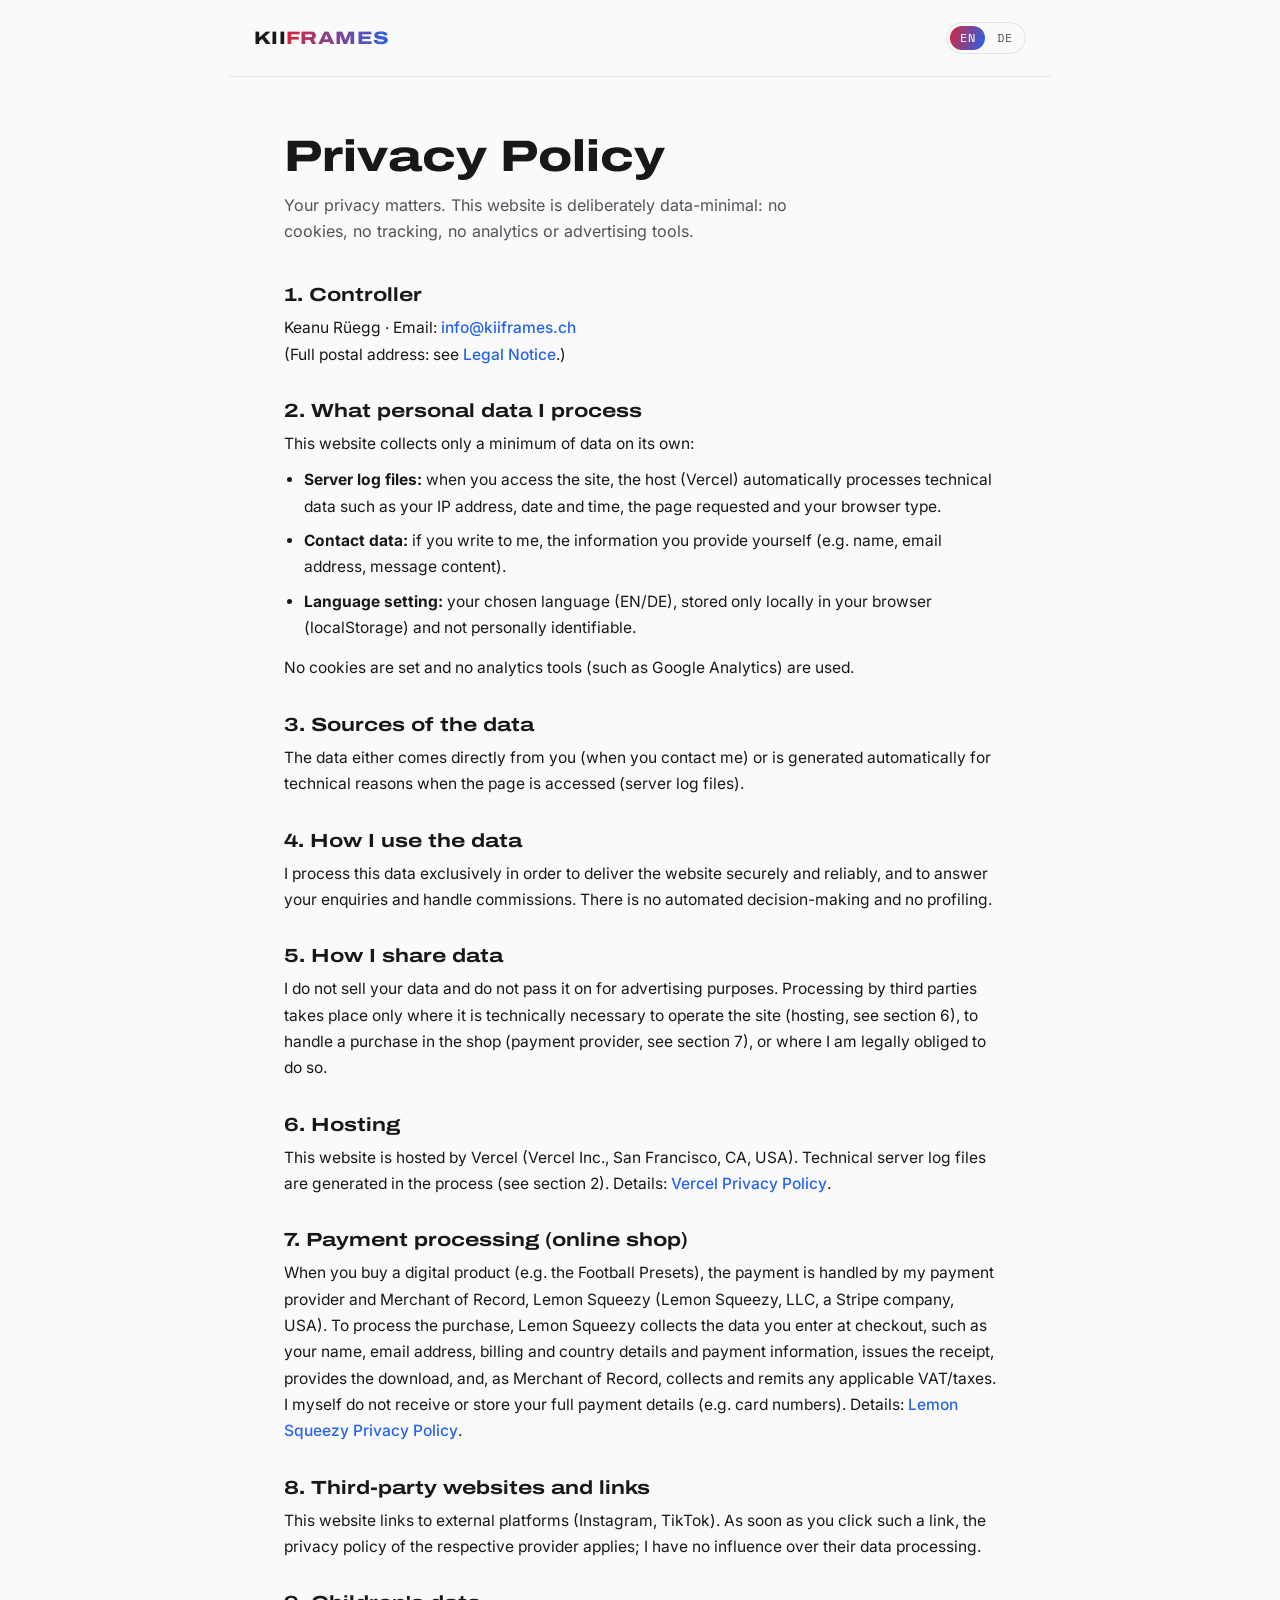
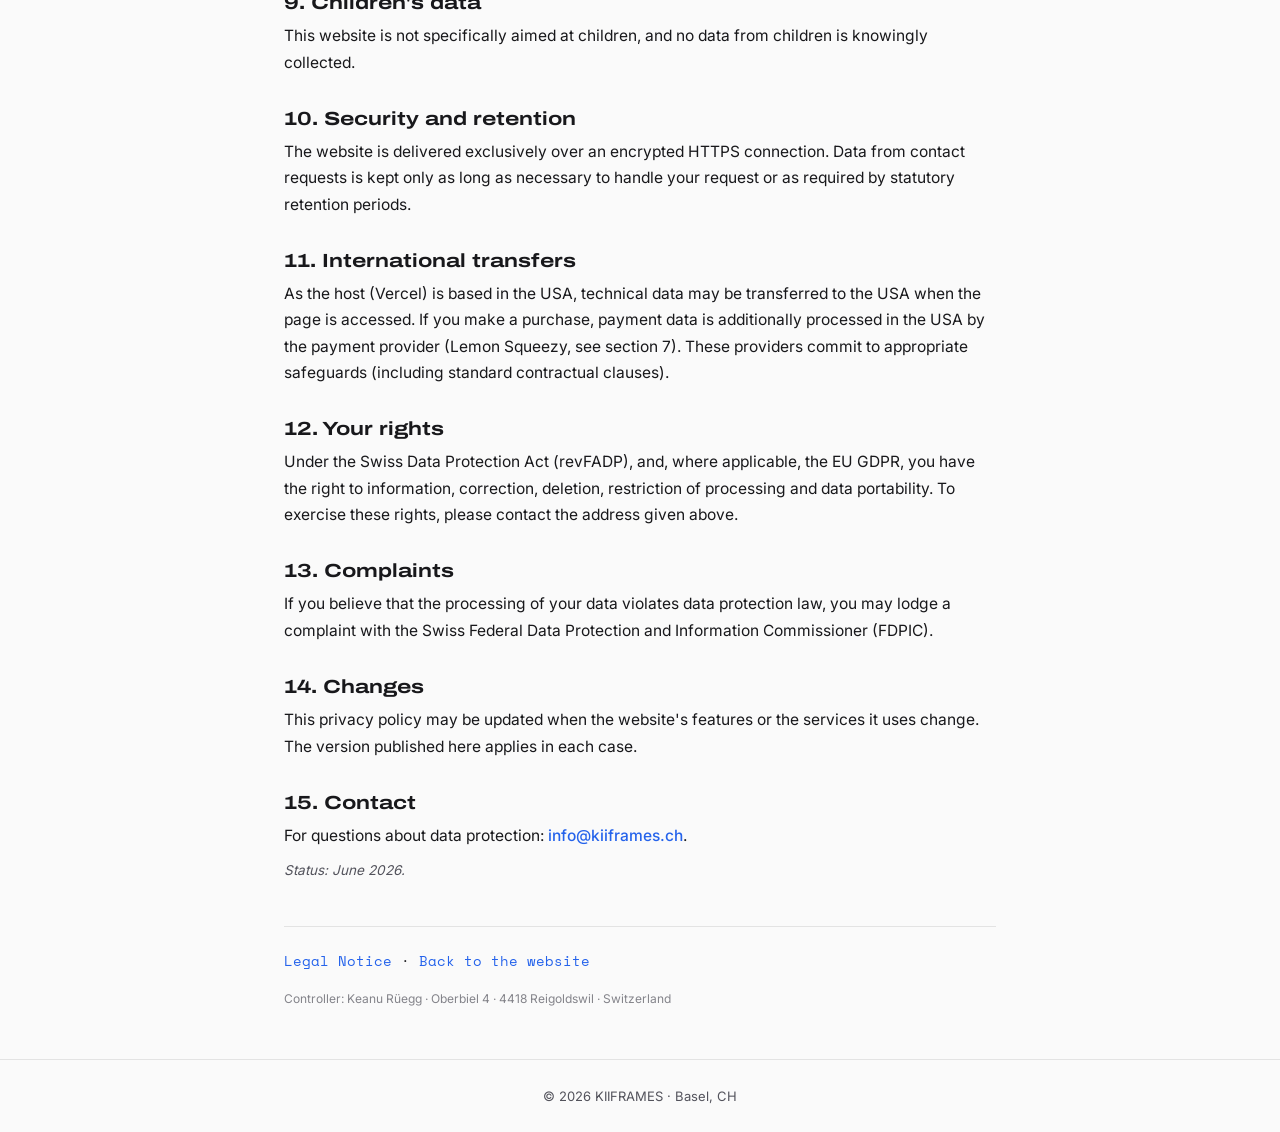
<file: datenschutz.html>
<!DOCTYPE html>
<html lang="en">
<head>
<meta charset="UTF-8">
<meta name="viewport" content="width=device-width, initial-scale=1.0">
<meta http-equiv="Content-Security-Policy" content="default-src 'self'; base-uri 'self'; object-src 'none'; img-src 'self' data:; style-src 'self'; font-src 'self'; script-src 'self'; connect-src 'self'; form-action 'self'">
<title>Privacy Policy · KIIFRAMES</title>
<meta name="robots" content="noindex">
<link rel="icon" href="data:image/svg+xml,%3Csvg xmlns='http://www.w3.org/2000/svg' viewBox='0 0 32 32'%3E%3Crect width='32' height='32' rx='7' fill='%2314141A'/%3E%3Ctext x='16' y='22' font-family='Arial,sans-serif' font-size='17' font-weight='800' fill='%23D7263D' text-anchor='middle'%3EK%3C/text%3E%3C/svg%3E">
<link rel="stylesheet" href="fonts.css?v=1">
<link rel="stylesheet" href="styles.css?v=6">
</head>
<body class="legal-page">

<header class="legal-topbar">
  <a href="index.html" class="logo" aria-label="KIIFRAMES home">KII<span class="logo-accent">FRAMES</span></a>
  <div class="lang-switch" role="group" aria-label="Language / Sprache">
    <button type="button" class="lang-opt" data-lang="en" aria-pressed="true">EN</button>
    <button type="button" class="lang-opt" data-lang="de" aria-pressed="false">DE</button>
  </div>
</header>

<main class="legal">

  <!-- ENGLISH -->
  <div data-lang-content="en">
    <h1>Privacy Policy</h1>
    <p class="legal-lead">Your privacy matters. This website is deliberately data-minimal: no cookies, no tracking, no analytics or advertising tools.</p>

    <h2>1. Controller</h2>
    <p>Keanu Rüegg · Email: <a href="mailto:info@kiiframes.ch">info@kiiframes.ch</a><br>(Full postal address: see <a href="impressum.html">Legal Notice</a>.)</p>

    <h2>2. What personal data I process</h2>
    <p>This website collects only a minimum of data on its own:</p>
    <ul>
      <li><strong>Server log files:</strong> when you access the site, the host (Vercel) automatically processes technical data such as your IP address, date and time, the page requested and your browser type.</li>
      <li><strong>Contact data:</strong> if you write to me, the information you provide yourself (e.g. name, email address, message content).</li>
      <li><strong>Language setting:</strong> your chosen language (EN/DE), stored only locally in your browser (localStorage) and not personally identifiable.</li>
    </ul>
    <p>No cookies are set and no analytics tools (such as Google Analytics) are used.</p>

    <h2>3. Sources of the data</h2>
    <p>The data either comes directly from you (when you contact me) or is generated automatically for technical reasons when the page is accessed (server log files).</p>

    <h2>4. How I use the data</h2>
    <p>I process this data exclusively in order to deliver the website securely and reliably, and to answer your enquiries and handle commissions. There is no automated decision-making and no profiling.</p>

    <h2>5. How I share data</h2>
    <p>I do not sell your data and do not pass it on for advertising purposes. Processing by third parties takes place only where it is technically necessary to operate the site (hosting, see section 6), to handle a purchase in the shop (payment provider, see section 7), or where I am legally obliged to do so.</p>

    <h2>6. Hosting</h2>
    <p>This website is hosted by Vercel (Vercel Inc., San Francisco, CA, USA). Technical server log files are generated in the process (see section 2). Details: <a href="https://vercel.com/legal/privacy-policy" target="_blank" rel="noopener noreferrer">Vercel Privacy Policy</a>.</p>

    <h2>7. Payment processing (online shop)</h2>
    <p>When you buy a digital product (e.g. the Football Presets), the payment is handled by my payment provider and Merchant of Record, Lemon Squeezy (Lemon Squeezy, LLC, a Stripe company, USA). To process the purchase, Lemon Squeezy collects the data you enter at checkout, such as your name, email address, billing and country details and payment information, issues the receipt, provides the download, and, as Merchant of Record, collects and remits any applicable VAT/taxes. I myself do not receive or store your full payment details (e.g. card numbers). Details: <a href="https://www.lemonsqueezy.com/privacy" target="_blank" rel="noopener noreferrer">Lemon Squeezy Privacy Policy</a>.</p>

    <h2>8. Third-party websites and links</h2>
    <p>This website links to external platforms (Instagram, TikTok). As soon as you click such a link, the privacy policy of the respective provider applies; I have no influence over their data processing.</p>

    <h2>9. Children's data</h2>
    <p>This website is not specifically aimed at children, and no data from children is knowingly collected.</p>

    <h2>10. Security and retention</h2>
    <p>The website is delivered exclusively over an encrypted HTTPS connection. Data from contact requests is kept only as long as necessary to handle your request or as required by statutory retention periods.</p>

    <h2>11. International transfers</h2>
    <p>As the host (Vercel) is based in the USA, technical data may be transferred to the USA when the page is accessed. If you make a purchase, payment data is additionally processed in the USA by the payment provider (Lemon Squeezy, see section 7). These providers commit to appropriate safeguards (including standard contractual clauses).</p>

    <h2>12. Your rights</h2>
    <p>Under the Swiss Data Protection Act (revFADP), and, where applicable, the EU GDPR, you have the right to information, correction, deletion, restriction of processing and data portability. To exercise these rights, please contact the address given above.</p>

    <h2>13. Complaints</h2>
    <p>If you believe that the processing of your data violates data protection law, you may lodge a complaint with the Swiss Federal Data Protection and Information Commissioner (FDPIC).</p>

    <h2>14. Changes</h2>
    <p>This privacy policy may be updated when the website's features or the services it uses change. The version published here applies in each case.</p>

    <h2>15. Contact</h2>
    <p>For questions about data protection: <a href="mailto:info@kiiframes.ch">info@kiiframes.ch</a>.</p>

    <p class="legal-note">Status: June 2026.</p>
    <p class="legal-links"><a href="impressum.html">Legal Notice</a> · <a href="index.html">Back to the website</a></p>
    <p class="legal-address">Controller: Keanu Rüegg · Oberbiel 4 · 4418 Reigoldswil · Switzerland</p>
  </div>

  <!-- DEUTSCH -->
  <div data-lang-content="de">
    <h1>Datenschutzerklärung</h1>
    <p class="legal-lead">Der Schutz deiner Daten ist mir wichtig. Diese Website ist bewusst datensparsam aufgebaut: keine Cookies, kein Tracking, keine Analyse- oder Werbe-Tools.</p>

    <h2>1. Verantwortlicher</h2>
    <p>Keanu Rüegg · E-Mail: <a href="mailto:info@kiiframes.ch">info@kiiframes.ch</a><br>(Vollständige Postanschrift: siehe <a href="impressum.html">Impressum</a>.)</p>

    <h2>2. Welche personenbezogenen Daten ich bearbeite</h2>
    <p>Diese Website erhebt von sich aus nur ein Minimum an Daten:</p>
    <ul>
      <li><strong>Server-Logfiles:</strong> Beim Aufruf der Seite verarbeitet der Hoster (Vercel) automatisch technische Daten wie deine IP-Adresse, Datum und Uhrzeit, die angefragte Seite und deinen Browsertyp.</li>
      <li><strong>Kontaktdaten:</strong> Wenn du mir schreibst, die Angaben, die du selbst mitteilst (z.B. Name, E-Mail-Adresse, Inhalt der Nachricht).</li>
      <li><strong>Spracheinstellung:</strong> deine gewählte Sprache (EN/DE), nur lokal in deinem Browser gespeichert (localStorage) und nicht personenbezogen.</li>
    </ul>
    <p>Es werden keine Cookies gesetzt und keine Analyse-Tools (wie z.B. Google Analytics) eingesetzt.</p>

    <h2>3. Quellen der Daten</h2>
    <p>Die Daten stammen entweder direkt von dir (wenn du mit mir Kontakt aufnimmst) oder werden aus technischen Gründen automatisch beim Seitenaufruf erzeugt (Server-Logfiles).</p>

    <h2>4. Wie ich die Daten verwende</h2>
    <p>Ich verarbeite diese Daten ausschliesslich, um die Website sicher und stabil auszuliefern sowie deine Anfragen zu beantworten und Aufträge abzuwickeln. Eine automatisierte Entscheidungsfindung oder ein Profiling findet nicht statt.</p>

    <h2>5. Weitergabe von Daten</h2>
    <p>Ich verkaufe deine Daten nicht und gebe sie nicht zu Werbezwecken weiter. Eine Verarbeitung durch Dritte erfolgt nur, soweit es für den Betrieb der Seite technisch nötig ist (Hosting, siehe Punkt 6), zur Abwicklung eines Kaufs im Shop (Zahlungsdienstleister, siehe Punkt 7) oder ich gesetzlich dazu verpflichtet bin.</p>

    <h2>6. Hosting</h2>
    <p>Diese Website wird über Vercel (Vercel Inc., San Francisco, CA, USA) gehostet. Dabei fallen technische Server-Logfiles an (siehe Punkt 2). Details: <a href="https://vercel.com/legal/privacy-policy" target="_blank" rel="noopener noreferrer">Vercel Privacy Policy</a>.</p>

    <h2>7. Zahlungsabwicklung (Online-Shop)</h2>
    <p>Wenn du ein digitales Produkt kaufst (z.B. die Football Presets), wird die Zahlung über meinen Zahlungsdienstleister und Merchant of Record Lemon Squeezy (Lemon Squeezy, LLC, ein Unternehmen von Stripe, USA) abgewickelt. Zur Abwicklung des Kaufs erhebt Lemon Squeezy die Daten, die du im Checkout eingibst, etwa Name, E-Mail-Adresse, Rechnungs- und Länderangaben sowie Zahlungsinformationen, stellt dir Beleg und Download bereit und erhebt und führt als Merchant of Record allfällige MwSt./Steuern ab. Deine vollständigen Zahlungsdaten (z.B. Kartennummern) erhalte oder speichere ich selbst nicht. Details: <a href="https://www.lemonsqueezy.com/privacy" target="_blank" rel="noopener noreferrer">Datenschutzerklärung von Lemon Squeezy</a>.</p>

    <h2>8. Websites und Links von Drittanbietern</h2>
    <p>Diese Website verlinkt auf externe Plattformen (Instagram, TikTok). Sobald du einen solchen Link anklickst, gelten die Datenschutzbestimmungen des jeweiligen Anbieters; auf deren Datenverarbeitung habe ich keinen Einfluss.</p>

    <h2>9. Daten von Kindern</h2>
    <p>Diese Website richtet sich nicht gezielt an Kinder, und es werden wissentlich keine Daten von Kindern erhoben.</p>

    <h2>10. Sicherheit und Aufbewahrung</h2>
    <p>Die Website wird ausschliesslich verschlüsselt über HTTPS ausgeliefert. Daten aus Kontaktanfragen bewahre ich nur so lange auf, wie es zur Bearbeitung deines Anliegens nötig ist oder gesetzliche Aufbewahrungsfristen es verlangen.</p>

    <h2>11. Internationale Übertragungen</h2>
    <p>Da der Hoster (Vercel) seinen Sitz in den USA hat, können beim Seitenaufruf technische Daten in die USA übertragen werden. Bei einem Kauf werden zudem Zahlungsdaten in den USA durch den Zahlungsdienstleister (Lemon Squeezy, siehe Punkt 7) verarbeitet. Diese Anbieter verpflichten sich zu angemessenen Schutzmassnahmen (u.a. Standardvertragsklauseln).</p>

    <h2>12. Deine Rechte</h2>
    <p>Im Rahmen des Schweizer Datenschutzgesetzes (revDSG), und sofern anwendbar der EU-DSGVO, hast du das Recht auf Auskunft, Berichtigung, Löschung, Einschränkung der Bearbeitung sowie auf Datenübertragbarkeit. Wende dich dafür an die oben genannte Kontaktadresse.</p>

    <h2>13. Beschwerde</h2>
    <p>Bist du der Ansicht, dass die Bearbeitung deiner Daten gegen das Datenschutzrecht verstösst, kannst du dich beim Eidgenössischen Datenschutz- und Öffentlichkeitsbeauftragten (EDÖB) beschweren.</p>

    <h2>14. Änderungen</h2>
    <p>Diese Datenschutzerklärung kann angepasst werden, wenn sich Funktionen der Website oder die eingesetzten Dienste ändern. Es gilt jeweils die hier veröffentlichte Fassung.</p>

    <h2>15. Kontakt</h2>
    <p>Bei Fragen zum Datenschutz: <a href="mailto:info@kiiframes.ch">info@kiiframes.ch</a>.</p>

    <p class="legal-note">Stand: Juni 2026.</p>
    <p class="legal-links"><a href="impressum.html">Impressum</a> · <a href="index.html">Zurück zur Website</a></p>
    <p class="legal-address">Verantwortlicher: Keanu Rüegg · Oberbiel 4 · 4418 Reigoldswil · Schweiz</p>
  </div>

</main>

<footer class="legal-footer">
  <p>© 2026 KIIFRAMES · Basel, CH</p>
</footer>

<script src="legal.js?v=1"></script>
</body>
</html>
</file>
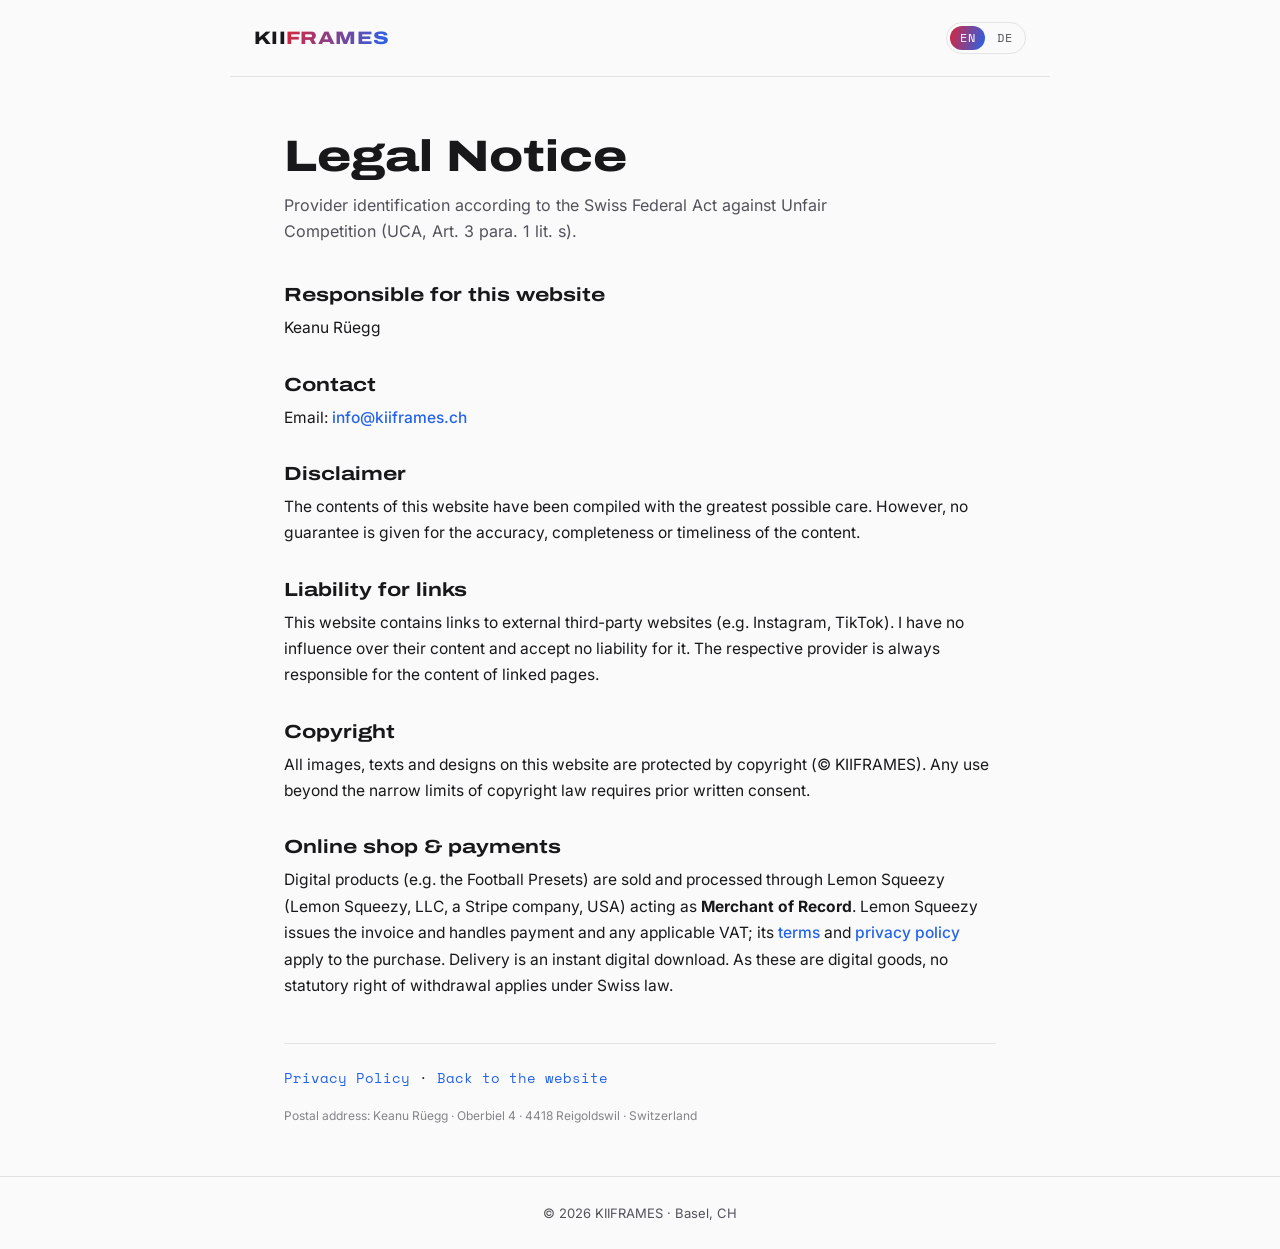
<file: impressum.html>
<!DOCTYPE html>
<html lang="en">
<head>
<meta charset="UTF-8">
<meta name="viewport" content="width=device-width, initial-scale=1.0">
<meta http-equiv="Content-Security-Policy" content="default-src 'self'; base-uri 'self'; object-src 'none'; img-src 'self' data:; style-src 'self'; font-src 'self'; script-src 'self'; connect-src 'self'; form-action 'self'">
<title>Legal Notice · KIIFRAMES</title>
<meta name="robots" content="noindex">
<link rel="icon" href="data:image/svg+xml,%3Csvg xmlns='http://www.w3.org/2000/svg' viewBox='0 0 32 32'%3E%3Crect width='32' height='32' rx='7' fill='%2314141A'/%3E%3Ctext x='16' y='22' font-family='Arial,sans-serif' font-size='17' font-weight='800' fill='%23D7263D' text-anchor='middle'%3EK%3C/text%3E%3C/svg%3E">
<link rel="stylesheet" href="fonts.css?v=1">
<link rel="stylesheet" href="styles.css?v=6">
</head>
<body class="legal-page">

<header class="legal-topbar">
  <a href="index.html" class="logo" aria-label="KIIFRAMES home">KII<span class="logo-accent">FRAMES</span></a>
  <div class="lang-switch" role="group" aria-label="Language / Sprache">
    <button type="button" class="lang-opt" data-lang="en" aria-pressed="true">EN</button>
    <button type="button" class="lang-opt" data-lang="de" aria-pressed="false">DE</button>
  </div>
</header>

<main class="legal">

  <!-- ENGLISH -->
  <div data-lang-content="en">
    <h1>Legal Notice</h1>
    <p class="legal-lead">Provider identification according to the Swiss Federal Act against Unfair Competition (UCA, Art. 3 para. 1 lit. s).</p>

    <h2>Responsible for this website</h2>
    <p>Keanu Rüegg</p>

    <h2>Contact</h2>
    <p>Email: <a href="mailto:info@kiiframes.ch">info@kiiframes.ch</a></p>

    <h2>Disclaimer</h2>
    <p>The contents of this website have been compiled with the greatest possible care. However, no guarantee is given for the accuracy, completeness or timeliness of the content.</p>

    <h2>Liability for links</h2>
    <p>This website contains links to external third-party websites (e.g. Instagram, TikTok). I have no influence over their content and accept no liability for it. The respective provider is always responsible for the content of linked pages.</p>

    <h2>Copyright</h2>
    <p>All images, texts and designs on this website are protected by copyright (© KIIFRAMES). Any use beyond the narrow limits of copyright law requires prior written consent.</p>

    <h2>Online shop &amp; payments</h2>
    <p>Digital products (e.g. the Football Presets) are sold and processed through Lemon Squeezy (Lemon Squeezy, LLC, a Stripe company, USA) acting as <strong>Merchant of Record</strong>. Lemon Squeezy issues the invoice and handles payment and any applicable VAT; its <a href="https://www.lemonsqueezy.com/terms" target="_blank" rel="noopener noreferrer">terms</a> and <a href="https://www.lemonsqueezy.com/privacy" target="_blank" rel="noopener noreferrer">privacy policy</a> apply to the purchase. Delivery is an instant digital download. As these are digital goods, no statutory right of withdrawal applies under Swiss law.</p>

    <p class="legal-links"><a href="datenschutz.html">Privacy Policy</a> · <a href="index.html">Back to the website</a></p>

    <p class="legal-address">Postal address: Keanu Rüegg · Oberbiel 4 · 4418 Reigoldswil · Switzerland</p>
  </div>

  <!-- DEUTSCH -->
  <div data-lang-content="de">
    <h1>Impressum</h1>
    <p class="legal-lead">Anbieterkennzeichnung gemäss dem Schweizer Bundesgesetz gegen den unlauteren Wettbewerb (UWG, Art. 3 Abs. 1 lit. s).</p>

    <h2>Verantwortlich für diese Website</h2>
    <p>Keanu Rüegg</p>

    <h2>Kontakt</h2>
    <p>E-Mail: <a href="mailto:info@kiiframes.ch">info@kiiframes.ch</a></p>

    <h2>Haftungsausschluss</h2>
    <p>Die Inhalte dieser Website wurden mit grösstmöglicher Sorgfalt erstellt. Für die Richtigkeit, Vollständigkeit und Aktualität der Inhalte wird jedoch keine Gewähr übernommen.</p>

    <h2>Haftung für Links</h2>
    <p>Diese Website enthält Links zu externen Websites Dritter (z.B. Instagram, TikTok). Auf deren Inhalte habe ich keinen Einfluss und übernehme dafür keine Haftung. Für die Inhalte verlinkter Seiten ist stets der jeweilige Anbieter verantwortlich.</p>

    <h2>Urheberrecht</h2>
    <p>Alle Bilder, Texte und Designs auf dieser Website sind urheberrechtlich geschützt (© KIIFRAMES). Jede Verwendung ausserhalb der engen Grenzen des Urheberrechts bedarf der vorherigen schriftlichen Zustimmung.</p>

    <h2>Online-Shop &amp; Zahlungen</h2>
    <p>Digitale Produkte (z.B. die Football Presets) werden über Lemon Squeezy (Lemon Squeezy, LLC, ein Unternehmen von Stripe, USA) als <strong>Merchant of Record</strong> verkauft und abgewickelt. Lemon Squeezy stellt die Rechnung aus und wickelt Zahlung sowie allfällige MwSt. ab; für den Kauf gelten deren <a href="https://www.lemonsqueezy.com/terms" target="_blank" rel="noopener noreferrer">Bedingungen</a> und <a href="https://www.lemonsqueezy.com/privacy" target="_blank" rel="noopener noreferrer">Datenschutzerklärung</a>. Die Lieferung erfolgt als sofortiger digitaler Download. Da es sich um digitale Waren handelt, besteht nach Schweizer Recht kein gesetzliches Widerrufsrecht.</p>

    <p class="legal-links"><a href="datenschutz.html">Datenschutzerklärung</a> · <a href="index.html">Zurück zur Website</a></p>

    <p class="legal-address">Postanschrift: Keanu Rüegg · Oberbiel 4 · 4418 Reigoldswil · Schweiz</p>
  </div>

</main>

<footer class="legal-footer">
  <p>© 2026 KIIFRAMES · Basel, CH</p>
</footer>

<script src="legal.js?v=1"></script>
</body>
</html>
</file>
<file: fonts.css>
﻿/* latin-ext */
@font-face {
  font-family: 'Archivo Expanded';
  font-style: normal;
  font-weight: 600;
  font-stretch: 125%;
  font-display: swap;
  src: url(fonts/k3kPo8UDI-1M0wlSV9XAw6lQkqWY8Q8EsLyTOxK-vA.woff2) format('woff2');
  unicode-range: U+0100-02BA, U+02BD-02C5, U+02C7-02CC, U+02CE-02D7, U+02DD-02FF, U+0304, U+0308, U+0329, U+1D00-1DBF, U+1E00-1E9F, U+1EF2-1EFF, U+2020, U+20A0-20AB, U+20AD-20C0, U+2113, U+2C60-2C7F, U+A720-A7FF;
}
/* latin */
@font-face {
  font-family: 'Archivo Expanded';
  font-style: normal;
  font-weight: 600;
  font-stretch: 125%;
  font-display: swap;
  src: url(fonts/k3kPo8UDI-1M0wlSV9XAw6lQkqWY8Q8EsLydOxI.woff2) format('woff2');
  unicode-range: U+0000-00FF, U+0131, U+0152-0153, U+02BB-02BC, U+02C6, U+02DA, U+02DC, U+0304, U+0308, U+0329, U+2000-206F, U+20AC, U+2122, U+2191, U+2193, U+2212, U+2215, U+FEFF, U+FFFD;
}
/* latin-ext */
@font-face {
  font-family: 'Archivo Expanded';
  font-style: normal;
  font-weight: 700;
  font-stretch: 125%;
  font-display: swap;
  src: url(fonts/k3kPo8UDI-1M0wlSV9XAw6lQkqWY8Q8EsLyTOxK-vA.woff2) format('woff2');
  unicode-range: U+0100-02BA, U+02BD-02C5, U+02C7-02CC, U+02CE-02D7, U+02DD-02FF, U+0304, U+0308, U+0329, U+1D00-1DBF, U+1E00-1E9F, U+1EF2-1EFF, U+2020, U+20A0-20AB, U+20AD-20C0, U+2113, U+2C60-2C7F, U+A720-A7FF;
}
/* latin */
@font-face {
  font-family: 'Archivo Expanded';
  font-style: normal;
  font-weight: 700;
  font-stretch: 125%;
  font-display: swap;
  src: url(fonts/k3kPo8UDI-1M0wlSV9XAw6lQkqWY8Q8EsLydOxI.woff2) format('woff2');
  unicode-range: U+0000-00FF, U+0131, U+0152-0153, U+02BB-02BC, U+02C6, U+02DA, U+02DC, U+0304, U+0308, U+0329, U+2000-206F, U+20AC, U+2122, U+2191, U+2193, U+2212, U+2215, U+FEFF, U+FFFD;
}
/* latin-ext */
@font-face {
  font-family: 'Archivo Expanded';
  font-style: normal;
  font-weight: 800;
  font-stretch: 125%;
  font-display: swap;
  src: url(fonts/k3kPo8UDI-1M0wlSV9XAw6lQkqWY8Q8EsLyTOxK-vA.woff2) format('woff2');
  unicode-range: U+0100-02BA, U+02BD-02C5, U+02C7-02CC, U+02CE-02D7, U+02DD-02FF, U+0304, U+0308, U+0329, U+1D00-1DBF, U+1E00-1E9F, U+1EF2-1EFF, U+2020, U+20A0-20AB, U+20AD-20C0, U+2113, U+2C60-2C7F, U+A720-A7FF;
}
/* latin */
@font-face {
  font-family: 'Archivo Expanded';
  font-style: normal;
  font-weight: 800;
  font-stretch: 125%;
  font-display: swap;
  src: url(fonts/k3kPo8UDI-1M0wlSV9XAw6lQkqWY8Q8EsLydOxI.woff2) format('woff2');
  unicode-range: U+0000-00FF, U+0131, U+0152-0153, U+02BB-02BC, U+02C6, U+02DA, U+02DC, U+0304, U+0308, U+0329, U+2000-206F, U+20AC, U+2122, U+2191, U+2193, U+2212, U+2215, U+FEFF, U+FFFD;
}
/* latin-ext */
@font-face {
  font-family: 'Inter';
  font-style: normal;
  font-weight: 400;
  font-display: swap;
  src: url(fonts/UcC73FwrK3iLTeHuS_nVMrMxCp50SjIa25L7SUc.woff2) format('woff2');
  unicode-range: U+0100-02BA, U+02BD-02C5, U+02C7-02CC, U+02CE-02D7, U+02DD-02FF, U+0304, U+0308, U+0329, U+1D00-1DBF, U+1E00-1E9F, U+1EF2-1EFF, U+2020, U+20A0-20AB, U+20AD-20C0, U+2113, U+2C60-2C7F, U+A720-A7FF;
}
/* latin */
@font-face {
  font-family: 'Inter';
  font-style: normal;
  font-weight: 400;
  font-display: swap;
  src: url(fonts/UcC73FwrK3iLTeHuS_nVMrMxCp50SjIa1ZL7.woff2) format('woff2');
  unicode-range: U+0000-00FF, U+0131, U+0152-0153, U+02BB-02BC, U+02C6, U+02DA, U+02DC, U+0304, U+0308, U+0329, U+2000-206F, U+20AC, U+2122, U+2191, U+2193, U+2212, U+2215, U+FEFF, U+FFFD;
}
/* latin-ext */
@font-face {
  font-family: 'Inter';
  font-style: normal;
  font-weight: 500;
  font-display: swap;
  src: url(fonts/UcC73FwrK3iLTeHuS_nVMrMxCp50SjIa25L7SUc.woff2) format('woff2');
  unicode-range: U+0100-02BA, U+02BD-02C5, U+02C7-02CC, U+02CE-02D7, U+02DD-02FF, U+0304, U+0308, U+0329, U+1D00-1DBF, U+1E00-1E9F, U+1EF2-1EFF, U+2020, U+20A0-20AB, U+20AD-20C0, U+2113, U+2C60-2C7F, U+A720-A7FF;
}
/* latin */
@font-face {
  font-family: 'Inter';
  font-style: normal;
  font-weight: 500;
  font-display: swap;
  src: url(fonts/UcC73FwrK3iLTeHuS_nVMrMxCp50SjIa1ZL7.woff2) format('woff2');
  unicode-range: U+0000-00FF, U+0131, U+0152-0153, U+02BB-02BC, U+02C6, U+02DA, U+02DC, U+0304, U+0308, U+0329, U+2000-206F, U+20AC, U+2122, U+2191, U+2193, U+2212, U+2215, U+FEFF, U+FFFD;
}
/* latin-ext */
@font-face {
  font-family: 'Inter';
  font-style: normal;
  font-weight: 600;
  font-display: swap;
  src: url(fonts/UcC73FwrK3iLTeHuS_nVMrMxCp50SjIa25L7SUc.woff2) format('woff2');
  unicode-range: U+0100-02BA, U+02BD-02C5, U+02C7-02CC, U+02CE-02D7, U+02DD-02FF, U+0304, U+0308, U+0329, U+1D00-1DBF, U+1E00-1E9F, U+1EF2-1EFF, U+2020, U+20A0-20AB, U+20AD-20C0, U+2113, U+2C60-2C7F, U+A720-A7FF;
}
/* latin */
@font-face {
  font-family: 'Inter';
  font-style: normal;
  font-weight: 600;
  font-display: swap;
  src: url(fonts/UcC73FwrK3iLTeHuS_nVMrMxCp50SjIa1ZL7.woff2) format('woff2');
  unicode-range: U+0000-00FF, U+0131, U+0152-0153, U+02BB-02BC, U+02C6, U+02DA, U+02DC, U+0304, U+0308, U+0329, U+2000-206F, U+20AC, U+2122, U+2191, U+2193, U+2212, U+2215, U+FEFF, U+FFFD;
}
/* latin-ext */
@font-face {
  font-family: 'Inter';
  font-style: normal;
  font-weight: 700;
  font-display: swap;
  src: url(fonts/UcC73FwrK3iLTeHuS_nVMrMxCp50SjIa25L7SUc.woff2) format('woff2');
  unicode-range: U+0100-02BA, U+02BD-02C5, U+02C7-02CC, U+02CE-02D7, U+02DD-02FF, U+0304, U+0308, U+0329, U+1D00-1DBF, U+1E00-1E9F, U+1EF2-1EFF, U+2020, U+20A0-20AB, U+20AD-20C0, U+2113, U+2C60-2C7F, U+A720-A7FF;
}
/* latin */
@font-face {
  font-family: 'Inter';
  font-style: normal;
  font-weight: 700;
  font-display: swap;
  src: url(fonts/UcC73FwrK3iLTeHuS_nVMrMxCp50SjIa1ZL7.woff2) format('woff2');
  unicode-range: U+0000-00FF, U+0131, U+0152-0153, U+02BB-02BC, U+02C6, U+02DA, U+02DC, U+0304, U+0308, U+0329, U+2000-206F, U+20AC, U+2122, U+2191, U+2193, U+2212, U+2215, U+FEFF, U+FFFD;
}
/* latin-ext */
@font-face {
  font-family: 'Space Mono';
  font-style: normal;
  font-weight: 400;
  font-display: swap;
  src: url(fonts/i7dPIFZifjKcF5UAWdDRYE98RWq7.woff2) format('woff2');
  unicode-range: U+0100-02BA, U+02BD-02C5, U+02C7-02CC, U+02CE-02D7, U+02DD-02FF, U+0304, U+0308, U+0329, U+1D00-1DBF, U+1E00-1E9F, U+1EF2-1EFF, U+2020, U+20A0-20AB, U+20AD-20C0, U+2113, U+2C60-2C7F, U+A720-A7FF;
}
/* latin */
@font-face {
  font-family: 'Space Mono';
  font-style: normal;
  font-weight: 400;
  font-display: swap;
  src: url(fonts/i7dPIFZifjKcF5UAWdDRYEF8RQ.woff2) format('woff2');
  unicode-range: U+0000-00FF, U+0131, U+0152-0153, U+02BB-02BC, U+02C6, U+02DA, U+02DC, U+0304, U+0308, U+0329, U+2000-206F, U+20AC, U+2122, U+2191, U+2193, U+2212, U+2215, U+FEFF, U+FFFD;
}
</file>
<file: styles.css>
/* Custom animatable property — workaround for the Chromium bug where
   backdrop-filter blur snaps instead of transitioning smoothly */
@property --blur-amount {
  syntax: '<length>';
  inherits: false;
  initial-value: 0px;
}

/* ============================================
   KIIFRAMES — Design Tokens
   ============================================ */
:root {
  /* Monochrome + blue accent (UI/UX Pro Max "sports portfolio" recommendation) */
  --color-bg: #FAFAFA;
  --color-bg-soft: #F1F1F4;
  --color-ink: #18181B;
  --color-ink-soft: #52525B;
  --color-accent: #2563EB;        /* blue — primary interactive accent */
  --color-accent-2: #D7263D;      /* red — secondary accent ("Rotblau") */
  --color-accent-soft: #DBE6FE;
  --gradient-rb: linear-gradient(105deg, #D7263D 0%, #2563EB 100%);
  --color-line: rgba(24, 24, 27, 0.1);
  --color-white: #ffffff;

  --radius-sm: 14px;
  --radius-md: 22px;
  --radius-lg: 32px;
  --radius-pill: 999px;

  --ease-out: cubic-bezier(0.16, 1, 0.3, 1);
  --ease-spring: cubic-bezier(0.34, 1.56, 0.64, 1);

  --font-display: 'Archivo Expanded', sans-serif;
  --font-body: 'Inter', sans-serif;
  --font-mono: 'Space Mono', monospace;
}

* { margin: 0; padding: 0; box-sizing: border-box; }

html { scroll-behavior: smooth; }

body {
  background: var(--color-bg);
  color: var(--color-ink);
  font-family: var(--font-body);
  -webkit-font-smoothing: antialiased;
  overflow-x: hidden;
}

img { display: block; max-width: 100%; }
a { color: inherit; text-decoration: none; }
button { font-family: inherit; border: none; background: none; cursor: pointer; }
ul { list-style: none; }
::selection { background: var(--color-accent); color: white; }

/* Reduced motion respect */
@media (prefers-reduced-motion: reduce) {
  * { animation-duration: 0.01ms !important; transition-duration: 0.01ms !important; scroll-behavior: auto !important; }
}

/* Focus visibility */
a:focus-visible, button:focus-visible, input:focus-visible, select:focus-visible, textarea:focus-visible {
  outline: 2px solid var(--color-accent);
  outline-offset: 3px;
  border-radius: var(--radius-sm);
}

/* Skip link — keyboard users jump past the nav */
.skip-link {
  position: absolute;
  top: -60px;
  left: 16px;
  z-index: 3000;
  padding: 10px 18px;
  background: var(--color-ink);
  color: white;
  border-radius: var(--radius-pill);
  font-size: 14px;
  font-weight: 600;
  transition: top 0.25s var(--ease-out);
}
.skip-link:focus { top: 16px; }

/* ============================================
   Grain overlay + cursor glow
   ============================================ */
.grain-overlay {
  position: fixed;
  inset: 0;
  pointer-events: none;
  z-index: 9998;
  opacity: 0.025;
  mix-blend-mode: overlay;
  background-image: url("data:image/svg+xml,%3Csvg xmlns='http://www.w3.org/2000/svg' width='100' height='100'%3E%3Cfilter id='n'%3E%3CfeTurbulence type='fractalNoise' baseFrequency='0.9' numOctaves='2' stitchTiles='stitch'/%3E%3C/filter%3E%3Crect width='100%25' height='100%25' filter='url(%23n)'/%3E%3C/svg%3E");
}
.cursor-glow {
  position: fixed;
  width: 500px;
  height: 500px;
  border-radius: 50%;
  background: radial-gradient(circle, rgba(37, 99, 235, 0.06), transparent 70%);
  pointer-events: none;
  z-index: 1;
  transform: translate(-50%, -50%);
  transition: opacity 0.3s;
  opacity: 0;
}
@media (hover: hover) and (pointer: fine) {
  .cursor-glow.active { opacity: 1; }
}

/* ============================================
   Navbar
   ============================================ */
.navbar {
  position: fixed;
  top: 0; left: 0; right: 0;
  z-index: 1000;
  padding: 18px 32px;
  transition: padding 0.3s var(--ease-out), background 0.3s var(--ease-out);
}
.navbar.scrolled { padding: 14px 24px; }
.navbar-inner {
  max-width: 1240px;
  margin: 0 auto;
  display: flex;
  align-items: center;
  justify-content: space-between;
  padding: 0;
  border: 1px solid transparent; /* reserved so the pill border adds no shift */
  border-radius: var(--radius-pill);
  transition:
    max-width 0.45s var(--ease-out),
    padding 0.45s var(--ease-out),
    background-color 0.45s var(--ease-out),
    border-color 0.45s var(--ease-out),
    box-shadow 0.45s var(--ease-out);
}
/* Scrolled: the bar condenses into a centered floating glass pill;
   it resets to full width once you scroll back to the very top. */
.navbar.scrolled .navbar-inner {
  max-width: 1080px;
  padding: 9px 12px 9px 22px;
  /* Real frosted glass: low opacity so the strong blur behind shows through,
     a faint white rim and a top sheen for the glassy highlight. */
  background-color: rgba(250, 250, 250, 0.42);
  backdrop-filter: blur(26px) saturate(165%);
  -webkit-backdrop-filter: blur(26px) saturate(165%);
  border-color: rgba(255, 255, 255, 0.55);
  box-shadow: 0 16px 44px -20px rgba(20, 20, 26, 0.3),
              inset 0 1px 0 rgba(255, 255, 255, 0.6);
}
.logo {
  font-family: var(--font-display);
  font-weight: 800;
  font-size: 18px;
  letter-spacing: 0.02em;
}
.logo-accent {
  color: var(--color-accent-2); /* fallback */
  background: var(--gradient-rb);
  -webkit-background-clip: text;
  background-clip: text;
  -webkit-text-fill-color: transparent;
}

.nav-links {
  display: flex;
  align-items: center;
  gap: 24px;
  font-size: 14px;
  font-weight: 500;
}
.nav-links a {
  position: relative;
  padding: 6px 2px;
  color: var(--color-ink-soft);
  transition: color 0.2s;
}
.nav-links a:not(.nav-cta):not(.nav-social)::after {
  content: '';
  position: absolute;
  left: 0; bottom: 0;
  width: 0; height: 1.5px;
  background: var(--color-accent);
  transition: width 0.3s var(--ease-out);
}
.nav-links a:not(.nav-cta):not(.nav-social):hover { color: var(--color-ink); }
.nav-links a:not(.nav-cta):not(.nav-social):hover::after { width: 100%; }

.nav-cta {
  background: var(--color-ink);
  color: white !important;
  padding: 9px 18px;
  border-radius: var(--radius-pill);
  transition: background 0.25s var(--ease-out), transform 0.25s var(--ease-out);
}
.nav-cta:hover { background: var(--gradient-rb); transform: translateY(-2px); }

/* Social icon buttons (header + mobile menu) */
.nav-socials { display: flex; align-items: center; gap: 8px; }
.nav-social {
  display: inline-flex;
  align-items: center;
  justify-content: center;
  width: 38px;
  height: 38px;
  border-radius: 50%;
  border: 1px solid var(--color-line);
  color: var(--color-ink-soft);
  transition: transform 0.3s var(--ease-spring), background 0.3s var(--ease-out),
              color 0.25s, border-color 0.25s, box-shadow 0.3s var(--ease-out);
}
.nav-social svg { transition: transform 0.4s var(--ease-spring); }
.nav-social:hover {
  background: var(--gradient-rb);
  color: #fff;
  border-color: transparent;
  transform: translateY(-3px) scale(1.06);
  box-shadow: 0 10px 22px -10px rgba(37, 99, 235, 0.55);
}
.nav-social:hover svg { transform: rotate(-8deg) scale(1.12); }
.nav-social:active { transform: translateY(-1px) scale(0.98); }

/* Language switch (EN / DE) */
.lang-switch {
  display: inline-flex;
  align-items: center;
  gap: 2px;
  padding: 3px;
  border: 1px solid var(--color-line);
  border-radius: var(--radius-pill);
}
.lang-opt {
  font-family: var(--font-mono);
  font-size: 12px;
  font-weight: 500;
  letter-spacing: 0.04em;
  color: var(--color-ink-soft);
  padding: 6px 10px;
  border-radius: var(--radius-pill);
  line-height: 1;
  transition: color 0.2s, background 0.3s var(--ease-out);
}
.lang-opt:hover { color: var(--color-ink); }
.lang-opt.is-active { color: #fff; background: var(--gradient-rb); }
.mobile-menu .lang-switch { margin-top: 4px; }
.mobile-menu .lang-opt { font-size: 16px; padding: 9px 16px; }

.nav-burger {
  display: none;
  flex-direction: column;
  gap: 5px;
  width: 28px;
  z-index: 1100;
}
.nav-burger span {
  height: 2px;
  width: 100%;
  background: var(--color-ink);
  border-radius: 2px;
  transition: transform 0.3s var(--ease-out), opacity 0.3s;
}
.nav-burger.open span:nth-child(1) { transform: translateY(7px) rotate(45deg); }
.nav-burger.open span:nth-child(2) { opacity: 0; }
.nav-burger.open span:nth-child(3) { transform: translateY(-7px) rotate(-45deg); }

.mobile-menu {
  position: fixed;
  inset: 0;
  z-index: 999;
  background: var(--color-bg);
  display: flex;
  flex-direction: column;
  align-items: center;
  justify-content: center;
  gap: 28px;
  font-family: var(--font-display);
  font-size: 32px;
  font-weight: 700;
  transform: translateY(-100%);
  opacity: 0;
  transition: transform 0.4s var(--ease-out), opacity 0.4s var(--ease-out);
  pointer-events: none;
}
.mobile-menu.open {
  transform: translateY(0);
  opacity: 1;
  pointer-events: auto;
}
.mobile-socials { display: flex; gap: 16px; margin-top: 12px; }
.mobile-socials .nav-social { width: 54px; height: 54px; }

/* ============================================
   Hero
   ============================================ */
.hero {
  position: relative;
  min-height: 100vh;
  min-height: 100dvh;
  display: flex;
  align-items: center;
  justify-content: center;
  overflow: hidden;
  background:
    radial-gradient(60% 55% at 28% 28%, rgba(37,99,235,0.20), transparent 70%),
    radial-gradient(55% 50% at 80% 74%, rgba(215,38,61,0.18), transparent 70%),
    #0B0B0F;
}

/* Scrolling photo marquee — 4 rows, alternating directions */
.hero-marquee {
  position: absolute;
  inset: 0;
  z-index: 0;
  display: flex;
  flex-direction: column;
  justify-content: center;
  gap: clamp(10px, 1.6vh, 20px);
  padding: 78px 0 40px;
}
.marquee-row {
  display: flex;
  gap: clamp(10px, 1.4vw, 18px);
  width: max-content;
  flex: none;
  will-change: transform;
}
.marquee-row img {
  width: clamp(200px, 26vw, 380px);
  height: clamp(130px, 22vh, 230px);
  flex: none;
  border-radius: 18px;
  object-fit: cover;
  box-shadow: 0 16px 36px -12px rgba(0,0,0,0.75);
  border: 1px solid rgba(255,255,255,0.07);
}
/* Tall portrait shots: pull the crop up so the subject's head stays in frame */
.marquee-row img[src*="nati-shirt-celebration"] { object-position: center 20%; }
.marquee-left  { animation: marquee-l 58s linear infinite; }
.marquee-right { animation: marquee-r 58s linear infinite; }
.marquee-row:nth-child(2) { animation-duration: 72s; }
.marquee-row:nth-child(3) { animation-duration: 64s; }
.marquee-row:nth-child(4) { animation-duration: 80s; }
@keyframes marquee-l { from { transform: translateX(0); }     to { transform: translateX(-50%); } }
@keyframes marquee-r { from { transform: translateX(-50%); }  to { transform: translateX(0); } }

/* Scrims: dark top/bottom for navbar legibility + section blend, subtle vignette */
.hero-topfade {
  position: absolute;
  inset: 0;
  z-index: 1;
  pointer-events: none;
  background:
    linear-gradient(180deg, rgba(11,11,15,0.9) 0%, rgba(11,11,15,0) 22%),
    radial-gradient(140% 100% at 50% 46%, transparent 52%, rgba(11,11,15,0.26));
}

/* Liquid-glass name plate */
.hero-nameplate {
  position: relative;
  z-index: 2;
  display: flex;
  flex-direction: column;
  align-items: center;
  gap: clamp(10px, 1.8vh, 18px);
}
/* Soft ambient darkening behind the name (no box) so the glass letters read */
.hero-nameplate::before {
  content: "";
  position: absolute;
  z-index: -1;
  left: 50%;
  top: 46%;
  transform: translate(-50%, -50%);
  width: 128%;
  height: 250%;
  background: radial-gradient(ellipse at center, rgba(8,8,12,0.4) 0%, rgba(8,8,12,0.16) 46%, transparent 70%);
  filter: blur(30px);
  pointer-events: none;
}
/* Frosted "liquid glass" letters — the photos show through, blurred */
.hero-name-stack {
  position: relative;
  width: min(94vw, 1000px);
  height: clamp(66px, 16vh, 172px);
}
.hero-glass-name {
  position: absolute;
  inset: 0;
  background: rgba(255,255,255,0.05);
  -webkit-backdrop-filter: blur(8px) brightness(1.08);
  backdrop-filter: blur(8px) brightness(1.08);
  -webkit-mask: center / contain no-repeat url("data:image/svg+xml,%3Csvg%20xmlns='http://www.w3.org/2000/svg'%20width='1120'%20height='180'%20viewBox='0%200%201120%20180'%3E%3Ctext%20x='560'%20y='135'%20text-anchor='middle'%20font-family='Arial,Helvetica,sans-serif'%20font-weight='900'%20font-size='140'%20letter-spacing='2'%20fill='%23ffffff'%3EKIIFRAMES%3C/text%3E%3C/svg%3E");
          mask: center / contain no-repeat url("data:image/svg+xml,%3Csvg%20xmlns='http://www.w3.org/2000/svg'%20width='1120'%20height='180'%20viewBox='0%200%201120%20180'%3E%3Ctext%20x='560'%20y='135'%20text-anchor='middle'%20font-family='Arial,Helvetica,sans-serif'%20font-weight='900'%20font-size='140'%20letter-spacing='2'%20fill='%23ffffff'%3EKIIFRAMES%3C/text%3E%3C/svg%3E");
}
.hero-glass-outline {
  position: absolute;
  inset: 0;
  width: 100%;
  height: 100%;
  filter: drop-shadow(0 2px 6px rgba(0,0,0,0.5));
  pointer-events: none;
}
.hero-nameplate-sub {
  font-family: var(--font-mono);
  font-size: clamp(11px, 1.35vw, 14px);
  letter-spacing: 0.16em;
  text-transform: uppercase;
  color: rgba(255,255,255,0.8);
  text-shadow: 0 1px 14px rgba(0,0,0,0.75);
}

/* Navbar over the dark hero (top state, before scroll) */
.navbar:not(.scrolled) .logo { color: #fff; }
.navbar:not(.scrolled) .nav-links a:not(.nav-cta) { color: rgba(255,255,255,0.82); }
.navbar:not(.scrolled) .nav-links a:not(.nav-cta):not(.nav-social):hover { color: #fff; }
.navbar:not(.scrolled) .nav-social { color: rgba(255,255,255,0.82); border-color: rgba(255,255,255,0.22); }
.navbar:not(.scrolled) .lang-switch { border-color: rgba(255,255,255,0.24); }
.navbar:not(.scrolled) .lang-opt { color: rgba(255,255,255,0.72); }
.navbar:not(.scrolled) .nav-cta {
  background: rgba(255,255,255,0.13);
  color: #fff !important;
  border: 1px solid rgba(255,255,255,0.32);
}
.navbar:not(.scrolled) .nav-cta:hover { background: var(--gradient-rb); border-color: transparent; }
.navbar:not(.scrolled) .nav-burger:not(.open) span { background: #fff; }

@media (prefers-reduced-motion: reduce) {
  .marquee-left, .marquee-right { animation: none; }
}
@media (max-width: 560px) {
  .hero-marquee { gap: 8px; padding-top: 70px; }
  .marquee-row img { width: clamp(150px, 44vw, 210px); height: clamp(94px, 15vh, 150px); border-radius: 12px; }
  .hero-nameplate { border-radius: 22px; }
}

.hero-content {
  position: relative;
  max-width: 1240px;
  width: 100%;
  margin: 0 auto;
}
.hero-eyebrow {
  font-family: var(--font-mono);
  font-size: 13px;
  letter-spacing: 0.08em;
  text-transform: uppercase;
  color: var(--color-accent);
  margin-bottom: 18px;
}
.hero-title {
  font-family: var(--font-display);
  font-weight: 800;
  font-size: clamp(48px, 9vw, 108px);
  line-height: 0.98;
  letter-spacing: -0.01em;
  max-width: 900px;
}
.hero-title-outline {
  color: transparent;
  -webkit-text-stroke: 1.5px var(--color-ink);
}
.hero-sub {
  margin-top: 28px;
  max-width: 480px;
  font-size: 17px;
  line-height: 1.55;
  color: var(--color-ink-soft);
}
.hero-actions {
  display: flex;
  flex-wrap: wrap;
  gap: 14px;
  margin-top: 40px;
}

/* Buttons */
.btn {
  display: inline-flex;
  align-items: center;
  justify-content: center;
  gap: 10px;
  padding: 15px 26px;
  min-height: 44px;
  border-radius: var(--radius-pill);
  font-size: 15px;
  font-weight: 600;
  transition: transform 0.3s var(--ease-out), box-shadow 0.3s var(--ease-out), background 0.3s var(--ease-out);
  white-space: nowrap;
}
.btn svg { transition: transform 0.3s var(--ease-spring); }
.btn-primary { background: var(--color-ink); color: white; }
.btn-primary:hover {
  background: var(--gradient-rb);
  transform: translateY(-3px);
  box-shadow: 0 14px 30px -10px rgba(37, 99, 235, 0.45);
}
.btn-primary:hover svg { transform: translateX(3px); }
.btn-ghost {
  background: rgba(255,255,255,0.5);
  border: 1px solid var(--color-line);
  color: var(--color-ink);
  backdrop-filter: blur(8px);
}
.btn-ghost:hover {
  background: white;
  transform: translateY(-3px);
  box-shadow: 0 12px 28px -12px rgba(20,20,26,0.18);
}
.btn-large { padding: 18px 30px; font-size: 16px; }

.hero-scroll-hint {
  position: absolute;
  bottom: 36px;
  left: 32px;
  display: flex;
  flex-direction: column;
  align-items: center;
  gap: 10px;
  font-family: var(--font-mono);
  font-size: 11px;
  letter-spacing: 0.1em;
  color: var(--color-ink-soft);
}
.scroll-line {
  width: 1px;
  height: 36px;
  background: linear-gradient(180deg, var(--color-ink-soft), transparent);
  animation: scrollPulse 2s ease-in-out infinite;
}
@keyframes scrollPulse {
  0%, 100% { opacity: 0.3; }
  50% { opacity: 1; }
}

/* ============================================
   Marquee
   ============================================ */
.marquee {
  background: var(--color-ink);
  color: var(--color-bg);
  overflow: hidden;
  padding: 14px 0;
  white-space: nowrap;
}
.marquee-track {
  display: inline-flex;
  gap: 24px;
  font-family: var(--font-display);
  font-weight: 700;
  font-size: 15px;
  letter-spacing: 0.04em;
  animation: marqueeScroll 36s linear infinite;
  width: max-content;
}
.marquee-set { display: inline-flex; gap: 24px; flex-shrink: 0; }
.marquee-set span:nth-child(odd) { color: var(--color-accent); }
.marquee-set span:nth-child(even) { color: var(--color-accent-2); }
@keyframes marqueeScroll {
  from { transform: translateX(0); }
  to { transform: translateX(-25%); }
}

/* ============================================
   Section heads (shared)
   ============================================ */
.section-head {
  max-width: 1240px;
  margin: 0 auto;
  padding: 110px 32px 56px;
}
.section-eyebrow {
  font-family: var(--font-mono);
  font-size: 13px;
  letter-spacing: 0.08em;
  text-transform: uppercase;
  color: var(--color-accent);
  margin-bottom: 14px;
}
.section-title {
  font-family: var(--font-display);
  font-weight: 800;
  font-size: clamp(32px, 5vw, 52px);
  line-height: 1.05;
  max-width: 640px;
}
.section-desc {
  margin-top: 16px;
  max-width: 480px;
  font-size: 16px;
  line-height: 1.6;
  color: var(--color-ink-soft);
}

/* ============================================
   Services — Glass hover cards (signature element)
   ============================================ */
.services { position: relative; }
.services-grid {
  max-width: 1240px;
  margin: 0 auto;
  padding: 0 32px 120px;
  display: grid;
  grid-template-columns: repeat(4, 1fr);
  gap: 20px;
}
.service-card {
  position: relative;
  aspect-ratio: 3 / 4;
  border-radius: var(--radius-lg);
  overflow: hidden;
  isolation: isolate;
  text-align: left;
  display: flex;
  flex-direction: column;
  justify-content: flex-end;
  background: var(--color-ink);
  transition: transform 0.5s var(--ease-out), box-shadow 0.5s var(--ease-out);
}
.service-card:hover {
  transform: translateY(-10px);
  box-shadow: 0 30px 60px -20px rgba(20,20,26,0.35);
}
.service-card-media { position: absolute; inset: 0; z-index: 0; }
.service-card-media img {
  width: 100%;
  height: 100%;
  object-fit: cover;
  filter: contrast(1.03);
  transform: scale(1.08);
  transition: transform 1.1s var(--ease-out), filter 0.6s var(--ease-out);
}
.service-card:hover .service-card-media img {
  transform: scale(1.16);
  filter: contrast(1.05);
}
.service-card-glass {
  position: absolute;
  inset: 0;
  z-index: 1;
  background: linear-gradient(180deg, rgba(20,20,26,0.0) 0%, rgba(20,20,26,0.55) 100%);
  transition: background 0.6s var(--ease-out);
}
.service-card-glass::after {
  content: '';
  position: absolute;
  inset: 0;
  --blur-amount: 0px;
  backdrop-filter: blur(var(--blur-amount));
  -webkit-backdrop-filter: blur(var(--blur-amount));
  transition: --blur-amount 0.6s var(--ease-out);
}
.service-card:hover .service-card-glass {
  background: linear-gradient(180deg, rgba(20,20,26,0.1) 0%, rgba(20,20,26,0.5) 100%);
}
.service-card:hover .service-card-glass::after { --blur-amount: 3px; }
.service-card-glass::before {
  content: '';
  position: absolute;
  top: 0; left: -150%;
  width: 80%;
  height: 100%;
  background: linear-gradient(115deg, transparent 20%, rgba(255,255,255,0.18) 50%, transparent 80%);
  transform: skewX(-15deg);
  transition: left 0.9s var(--ease-out);
  z-index: 1;
}
.service-card:hover .service-card-glass::before { left: 150%; }

.service-card-body {
  position: relative;
  z-index: 2;
  padding: 26px;
  color: white;
  text-shadow: 0 2px 12px rgba(0,0,0,0.35);
}
.service-card-tag {
  font-family: var(--font-mono);
  font-size: 12px;
  color: rgba(255,255,255,0.65);
  display: block;
  margin-bottom: 10px;
}
.service-card-body h3 {
  font-family: var(--font-display);
  font-weight: 700;
  font-size: 23px;
  line-height: 1.12;
}
.service-card-price {
  margin-top: 10px;
  font-size: 14px;
  color: rgba(255,255,255,0.78);
  font-weight: 500;
}
.service-card-arrow {
  position: absolute;
  top: 22px;
  right: 22px;
  z-index: 2;
  width: 38px;
  height: 38px;
  border-radius: 50%;
  background: rgba(255,255,255,0.12);
  border: 1px solid rgba(255,255,255,0.25);
  backdrop-filter: blur(6px);
  display: flex;
  align-items: center;
  justify-content: center;
  color: white;
  transform: scale(0.85) rotate(-30deg);
  opacity: 0;
  transition: transform 0.4s var(--ease-spring), opacity 0.4s var(--ease-out), background 0.3s;
}
.service-card:hover .service-card-arrow { transform: scale(1) rotate(0deg); opacity: 1; }
.service-card:hover .service-card-arrow:hover { background: var(--color-accent); }

@media (max-width: 980px) { .services-grid { grid-template-columns: repeat(2, 1fr); } }
@media (max-width: 600px) {
  .services-grid { grid-template-columns: 1fr; }
  .service-card { aspect-ratio: 4/3; }
}

/* ============================================
   Football Presets section
   ============================================ */
.presets {
  background: var(--color-ink);
  color: white;
  border-radius: var(--radius-lg) var(--radius-lg) 0 0;
  position: relative;
  overflow: hidden;
}
.presets::before {
  content: '';
  position: absolute;
  top: -20%; right: -10%;
  width: 60%; height: 60%;
  background: radial-gradient(circle, rgba(37,99,235,0.25), transparent 70%);
  filter: blur(40px);
  pointer-events: none;
}
.presets-inner {
  max-width: 1240px;
  margin: 0 auto;
  padding: 120px 32px;
  display: grid;
  grid-template-columns: 1fr 1.1fr;
  gap: 80px;
  align-items: center;
  position: relative;
}
.presets-visual { position: relative; display: flex; align-items: center; justify-content: center; }
.preset-showcase {
  display: grid;
  grid-template-columns: repeat(2, 1fr);
  gap: 16px;
  width: 100%;
  max-width: 420px;
}
.preset-tile {
  position: relative;
  aspect-ratio: 2/3; /* matches the before/after preview images (label baked in) */
  border-radius: var(--radius-md);
  overflow: hidden;
  margin: 0;
  border: 1px solid rgba(255,255,255,0.08);
  box-shadow: 0 24px 50px -18px rgba(0,0,0,0.5);
  transition: transform 0.45s var(--ease-out), box-shadow 0.45s var(--ease-out);
}
.preset-tile:hover { transform: translateY(-6px); box-shadow: 0 32px 60px -16px rgba(0,0,0,0.6); }
.preset-tile-trigger {
  position: absolute;
  inset: 0;
  width: 100%;
  height: 100%;
  padding: 0;
  cursor: zoom-in;
  display: block;
}
.preset-tile img {
  width: 100%;
  height: 100%;
  object-fit: cover;
  transition: transform 0.7s var(--ease-out), filter 0.5s;
}
.preset-tile:hover img { transform: scale(1.07); }
.preset-tile-zoom {
  position: absolute;
  top: 10px;
  right: 10px;
  z-index: 2;
  width: 32px;
  height: 32px;
  border-radius: 50%;
  background: rgba(20,20,26,0.55);
  border: 1px solid rgba(255,255,255,0.2);
  backdrop-filter: blur(6px);
  -webkit-backdrop-filter: blur(6px);
  color: white;
  display: flex;
  align-items: center;
  justify-content: center;
  opacity: 0;
  transform: scale(0.8);
  transition: opacity 0.3s var(--ease-out), transform 0.3s var(--ease-spring), background 0.25s;
}
.preset-tile:hover .preset-tile-zoom { opacity: 1; transform: scale(1); }
.preset-tile-trigger:hover .preset-tile-zoom { background: var(--color-accent); }
@media (max-width: 480px) { .preset-showcase { max-width: 320px; gap: 12px; } }

.presets-content .section-eyebrow { color: #93B4FF; }
.presets-title {
  font-family: var(--font-display);
  font-weight: 800;
  font-size: clamp(38px, 5.5vw, 64px);
  line-height: 1.0;
  margin-bottom: 22px;
}
.presets-desc {
  font-size: 16px;
  line-height: 1.65;
  color: rgba(255,255,255,0.68);
  max-width: 480px;
}
.presets-features {
  margin-top: 28px;
  display: flex;
  flex-direction: column;
  gap: 12px;
  font-size: 15px;
}
.presets-features .check { color: var(--color-accent); font-weight: 700; margin-right: 8px; }
.presets-purchase {
  margin-top: 40px;
  display: flex;
  align-items: center;
  gap: 28px;
  flex-wrap: wrap;
  padding: 24px;
  background: rgba(255,255,255,0.05);
  border: 1px solid rgba(255,255,255,0.1);
  border-radius: var(--radius-md);
  backdrop-filter: blur(10px);
}
.price-amount { font-family: var(--font-display); font-weight: 800; font-size: 32px; display: block; }
.price-note { font-size: 13px; color: rgba(255,255,255,0.55); }
.presets .btn-primary { background: var(--color-accent); }
.presets .btn-primary:hover { background: white; color: var(--color-ink); box-shadow: 0 14px 30px -10px rgba(255,255,255,0.3); }

@media (max-width: 900px) {
  .presets-inner { grid-template-columns: 1fr; gap: 60px; }
  .presets-visual { padding: 0 12px; }
}

/* ============================================
   About
   ============================================ */
.about { padding: 0 32px 60px; }
.about-inner {
  max-width: 1240px;
  margin: 0 auto;
  display: grid;
  grid-template-columns: 0.85fr 1.15fr;
  gap: 64px;
  align-items: center;
}
.about-media {
  border-radius: var(--radius-lg);
  overflow: hidden;
  aspect-ratio: 4/5;
  position: relative;
  box-shadow: 0 30px 70px -25px rgba(20,20,26,0.3);
}
.about-media img { width: 100%; height: 100%; object-fit: cover; transition: transform 0.8s var(--ease-out); }
.about-media:hover img { transform: scale(1.04); }
.about-content .section-eyebrow { margin-bottom: 12px; }
.about-title {
  font-family: var(--font-display);
  font-weight: 800;
  font-size: clamp(30px, 4vw, 42px);
  line-height: 1.05;
  margin-bottom: 22px;
}
.about-text { font-size: 16px; line-height: 1.65; color: var(--color-ink-soft); max-width: 520px; }
.about-text + .about-text { margin-top: 16px; }
.about-logos {
  margin-top: 30px;
  display: flex;
  align-items: center;
  gap: 10px;
  flex-wrap: wrap;
  font-family: var(--font-mono);
  font-size: 12.5px;
  letter-spacing: 0.03em;
  color: var(--color-ink-soft);
}
.about-logos span:not(:nth-child(even)) {
  padding: 7px 14px;
  background: var(--color-bg-soft);
  border-radius: var(--radius-pill);
  border: 1px solid var(--color-line);
  color: var(--color-ink);
  font-weight: 500;
}
.about-logos span:nth-child(even) { color: var(--color-accent); }
@media (max-width: 860px) {
  .about-inner { grid-template-columns: 1fr; gap: 36px; }
  .about-media { max-width: 340px; margin: 0 auto; }
}

/* ============================================
   Gallery
   ============================================ */
.gallery { padding-bottom: 60px; }
.gallery-filters {
  display: flex;
  flex-wrap: wrap;
  justify-content: center;
  gap: 8px;
  max-width: 1240px;
  margin: 0 auto 30px;
  padding: 0 32px;
}
.gallery-filter {
  font-family: var(--font-mono);
  font-size: 13px;
  letter-spacing: 0.02em;
  color: var(--color-ink-soft);
  padding: 9px 20px;
  border: 1px solid var(--color-line);
  border-radius: var(--radius-pill);
  transition: color 0.2s, background 0.25s var(--ease-out), border-color 0.2s;
}
.gallery-filter:hover { color: var(--color-ink); border-color: var(--color-ink); }
.gallery-filter.is-active {
  background: var(--color-ink);
  color: #fff;
  border-color: var(--color-ink);
}
.gallery-item.is-hidden { display: none; }
.gallery-grid {
  max-width: 1240px;
  margin: 0 auto;
  padding: 0 32px;
  display: grid;
  grid-template-columns: repeat(4, 1fr);
  grid-auto-rows: 200px;
  gap: 16px;
}
.gallery-item {
  border-radius: var(--radius-md);
  overflow: hidden;
  position: relative;
  grid-row: span 1;
  display: block;
  width: 100%;
  height: 100%;
  padding: 0;
  cursor: zoom-in;
}
.gallery-item-tall { grid-row: span 2; }
.gallery-item img {
  width: 100%;
  height: 100%;
  object-fit: cover;
  transition: transform 0.7s var(--ease-out), filter 0.5s;
  filter: grayscale(0.1);
}
.gallery-item::after {
  content: '';
  position: absolute;
  inset: 0;
  background: linear-gradient(180deg, transparent 60%, rgba(0,0,0,0.35));
  opacity: 0;
  transition: opacity 0.4s;
}
.gallery-item:hover img { transform: scale(1.08); filter: grayscale(0); }
.gallery-item:hover::after { opacity: 1; }
/* Video tiles (landscape, to match the 16:9 clips) */
.gallery-item-video { grid-column: span 2; grid-row: span 2; cursor: pointer; }
.gallery-play {
  position: absolute;
  inset: 0;
  margin: auto;
  width: 68px;
  height: 68px;
  z-index: 2;
  display: grid;
  place-items: center;
  color: #fff;
  background: rgba(0,0,0,0.42);
  border: 1.5px solid rgba(255,255,255,0.85);
  border-radius: var(--radius-pill);
  backdrop-filter: blur(4px);
  -webkit-backdrop-filter: blur(4px);
  transition: transform 0.35s var(--ease-out), background 0.3s;
  pointer-events: none;
}
.gallery-play svg { margin-left: 3px; } /* optically centre the play triangle */
.gallery-item-video:hover .gallery-play { transform: scale(1.12); background: rgba(0,0,0,0.6); }
@media (max-width: 900px) {
  .gallery-grid { grid-template-columns: repeat(2, 1fr); grid-auto-rows: 180px; }
}
@media (max-width: 560px) {
  .gallery-grid { grid-template-columns: 1fr; grid-auto-rows: 240px; }
  .gallery-item-tall { grid-row: span 1; }
  .gallery-item-video { grid-column: span 1; grid-row: span 1; }
}

/* ============================================
   Contact + form
   ============================================ */
.contact { padding: 100px 32px 120px; display: flex; justify-content: center; }
.contact-glass-panel {
  max-width: 760px;
  width: 100%;
  text-align: center;
  padding: 72px 40px;
  border-radius: var(--radius-lg);
  background: linear-gradient(160deg, rgba(255,255,255,0.6), rgba(255,255,255,0.2));
  border: 1px solid rgba(255,255,255,0.5);
  backdrop-filter: blur(20px);
  box-shadow: 0 30px 80px -30px rgba(20,20,26,0.15);
  position: relative;
  overflow: hidden;
}
.contact-glass-panel::before {
  content: '';
  position: absolute;
  top: -40%; left: -20%;
  width: 70%; height: 140%;
  background: radial-gradient(circle, rgba(37,99,235,0.12), transparent 70%);
  filter: blur(30px);
}
.contact-title {
  font-family: var(--font-display);
  font-weight: 800;
  font-size: clamp(32px, 5vw, 48px);
  line-height: 1.08;
  margin: 14px 0 18px;
  position: relative;
}
.contact-desc {
  max-width: 440px;
  margin: 0 auto 32px;
  color: var(--color-ink-soft);
  font-size: 16px;
  line-height: 1.6;
  position: relative;
}

.contact-form {
  position: relative;
  text-align: left;
  max-width: 520px;
  margin: 0 auto;
  display: flex;
  flex-direction: column;
  gap: 16px;
}
.form-row { display: grid; grid-template-columns: 1fr 1fr; gap: 16px; }
.form-field { display: flex; flex-direction: column; gap: 7px; }
.form-field label {
  font-size: 13px;
  font-weight: 600;
  color: var(--color-ink);
  font-family: var(--font-mono);
  letter-spacing: 0.02em;
}
.contact-form input,
.contact-form select,
.contact-form textarea {
  font-family: inherit;
  font-size: 15px;
  color: var(--color-ink);
  padding: 13px 15px;
  min-height: 44px;
  background: rgba(255,255,255,0.7);
  border: 1px solid var(--color-line);
  border-radius: var(--radius-sm);
  transition: border-color 0.2s, background 0.2s;
}
.contact-form input:focus,
.contact-form select:focus,
.contact-form textarea:focus {
  border-color: var(--color-accent);
  background: white;
}
.contact-form textarea { resize: vertical; }
.contact-form .btn { align-self: flex-start; margin-top: 6px; }
.form-hint {
  font-size: 13px;
  color: var(--color-ink-soft);
  margin-top: 2px;
}
.form-hint a { color: var(--color-accent); font-weight: 600; }

/* Desktop fallback when no mail app is configured: copy email / message */
.form-fallback {
  margin-top: 16px;
  padding: 18px 20px;
  border: 1px solid var(--color-line);
  border-radius: var(--radius-md);
  background: var(--color-bg-soft);
}
.form-fallback[hidden] { display: none; }
.form-fallback-text {
  font-size: 14px;
  line-height: 1.5;
  color: var(--color-ink-soft);
  margin-bottom: 14px;
}
.form-fallback-actions { display: flex; flex-wrap: wrap; gap: 10px; }
.btn-copy {
  padding: 11px 18px;
  min-height: 40px;
  font-size: 14px;
}
@media (max-width: 520px) {
  .form-row { grid-template-columns: 1fr; }
  .contact-glass-panel { padding: 56px 24px; }
}

/* ============================================
   Footer
   ============================================ */
.footer { border-top: 1px solid var(--color-line); padding: 40px 32px; }
.footer-inner {
  max-width: 1240px;
  margin: 0 auto;
  display: flex;
  align-items: center;
  justify-content: space-between;
  flex-wrap: wrap;
  gap: 20px;
}
.footer-socials { display: flex; gap: 14px; }
.social-link {
  display: flex;
  align-items: center;
  gap: 8px;
  padding: 10px 16px;
  border-radius: var(--radius-pill);
  border: 1px solid var(--color-line);
  font-size: 14px;
  font-weight: 500;
  transition: background 0.25s, transform 0.25s var(--ease-out), border-color 0.25s;
}
.social-link:hover {
  background: var(--color-ink);
  color: white;
  border-color: var(--color-ink);
  transform: translateY(-3px);
}
.footer-copy { font-size: 13px; color: var(--color-ink-soft); }

/* ============================================
   Modals — frosted glass overlay system
   ============================================ */
.modal-overlay {
  position: fixed;
  inset: 0;
  z-index: 2000;
  display: flex;
  align-items: center;
  justify-content: center;
  padding: 24px;
  opacity: 0;
  pointer-events: none;
}
.modal-overlay.open { opacity: 1; pointer-events: auto; }
.modal-blur-bg {
  position: absolute;
  inset: 0;
  background: rgba(20, 20, 26, 0.4);
  /* Direct: no transition on the backdrop at all — blur and overlay appear in
     a single frame, so there are no intermediate frames that could look choppy.
     Blur is 0px when closed → zero idle GPU cost. */
  backdrop-filter: blur(0px) saturate(140%);
  -webkit-backdrop-filter: blur(0px) saturate(140%);
  opacity: 0;
}
.modal-overlay.open .modal-blur-bg {
  backdrop-filter: blur(18px) saturate(140%);
  -webkit-backdrop-filter: blur(18px) saturate(140%);
  opacity: 1;
}
.modal-panel {
  position: relative;
  z-index: 1;
  max-width: 920px;
  width: 100%;
  max-height: 86vh;
  overflow-y: auto;
  display: grid;
  grid-template-columns: 1fr 1fr;
  background: rgba(255,255,255,0.92);
  border-radius: var(--radius-lg);
  border: 1px solid rgba(255,255,255,0.6);
  box-shadow: 0 50px 100px -30px rgba(0,0,0,0.4);
  transform: translateY(30px) scale(0.97);
  opacity: 0;
  transition: transform 0.5s var(--ease-spring), opacity 0.4s var(--ease-out);
}
.modal-overlay.open .modal-panel { transform: translateY(0) scale(1); opacity: 1; }
.modal-panel-narrow { grid-template-columns: 1fr; max-width: 480px; }
.modal-media {
  position: relative;
  min-height: 320px;
  border-radius: var(--radius-lg) 0 0 var(--radius-lg);
  overflow: hidden;
}
.modal-media img { width: 100%; height: 100%; object-fit: cover; }
.modal-body { padding: 48px 44px; display: flex; flex-direction: column; }
.modal-body-centered { text-align: center; align-items: center; }
.modal-body h3 {
  font-family: var(--font-display);
  font-weight: 800;
  font-size: 28px;
  margin: 10px 0 8px;
  line-height: 1.1;
}
.modal-price {
  font-family: var(--font-mono);
  font-size: 15px;
  color: var(--color-accent);
  font-weight: 500;
  margin-bottom: 20px;
}
.modal-text { font-size: 15px; line-height: 1.65; color: var(--color-ink-soft); margin-bottom: 22px; }
.modal-list { display: flex; flex-direction: column; gap: 10px; font-size: 14.5px; margin-bottom: 30px; }
.modal-list li { padding-left: 20px; position: relative; line-height: 1.5; color: var(--color-ink); }
.modal-list li::before {
  content: '';
  position: absolute;
  left: 0; top: 8px;
  width: 6px; height: 6px;
  border-radius: 50%;
  background: var(--color-accent);
}
.modal-body .btn { align-self: flex-start; margin-top: auto; }
.modal-body-centered .btn { align-self: center; }
.modal-close {
  position: absolute;
  top: 18px;
  right: 18px;
  z-index: 5;
  width: 44px;
  height: 44px;
  border-radius: 50%;
  background: rgba(20,20,26,0.06);
  display: flex;
  align-items: center;
  justify-content: center;
  font-size: 16px;
  transition: background 0.25s, transform 0.3s var(--ease-spring), color 0.25s;
}
.modal-close:hover { background: var(--color-accent); color: white; transform: rotate(90deg); }
@media (max-width: 760px) {
  .modal-panel { grid-template-columns: 1fr; max-height: 90vh; }
  .modal-media { min-height: 220px; border-radius: var(--radius-lg) var(--radius-lg) 0 0; }
  .modal-body { padding: 32px 26px; }
}

/* ============================================
   Lightbox
   ============================================ */
.lightbox {
  position: fixed;
  inset: 0;
  z-index: 2500;
  display: flex;
  align-items: center;
  justify-content: center;
  opacity: 0;
  pointer-events: none;
}
.lightbox.open { opacity: 1; pointer-events: auto; }
.lightbox-blur-bg {
  position: absolute;
  inset: 0;
  background: rgba(10, 10, 11, 0.75);
  /* Same as the modal: no backdrop transition — appears directly in one frame.
     Blur 0px when closed → no idle GPU cost. */
  backdrop-filter: blur(0px) saturate(130%);
  -webkit-backdrop-filter: blur(0px) saturate(130%);
  opacity: 0;
}
.lightbox.open .lightbox-blur-bg {
  backdrop-filter: blur(24px) saturate(130%);
  -webkit-backdrop-filter: blur(24px) saturate(130%);
  opacity: 1;
}
.lightbox-stage {
  position: relative;
  z-index: 1;
  max-width: min(82vw, 900px);
  max-height: 84vh;
  border-radius: var(--radius-lg);
  overflow: hidden;
  box-shadow: 0 60px 120px -30px rgba(0,0,0,0.6);
  transform: scale(0.94);
  opacity: 0;
  transition: transform 0.45s var(--ease-spring), opacity 0.4s var(--ease-out);
}
.lightbox.open .lightbox-stage { transform: scale(1); opacity: 1; }
.lightbox-stage img {
  display: block;
  max-width: min(82vw, 900px);
  max-height: 84vh;
  width: auto;
  height: auto;
  object-fit: contain;
  transition: opacity 0.2s ease;
}
.lightbox-stage video {
  display: block;
  max-width: min(92vw, 1200px);
  max-height: 86vh;
  width: auto;
  height: auto;
  background: #000;
}
/* In video mode the stage grows to the video so nothing (incl. the control
   bar with volume/fullscreen) gets clipped by the image-sized stage. */
.lightbox--video .lightbox-stage {
  max-width: min(92vw, 1200px);
  max-height: 86vh;
}
.lightbox .is-hidden { display: none !important; }
.lightbox-close {
  position: absolute;
  top: 28px;
  right: 28px;
  z-index: 3;
  width: 44px;
  height: 44px;
  border-radius: 50%;
  background: rgba(255,255,255,0.1);
  border: 1px solid rgba(255,255,255,0.2);
  backdrop-filter: blur(8px);
  color: white;
  display: flex;
  align-items: center;
  justify-content: center;
  font-size: 17px;
  transition: background 0.25s, transform 0.3s var(--ease-spring);
}
.lightbox-close:hover { background: var(--color-accent); transform: rotate(90deg); }
.lightbox-nav {
  position: relative;
  z-index: 3;
  width: 52px;
  height: 52px;
  border-radius: 50%;
  background: rgba(255,255,255,0.08);
  border: 1px solid rgba(255,255,255,0.18);
  backdrop-filter: blur(8px);
  color: white;
  display: flex;
  align-items: center;
  justify-content: center;
  margin: 0 18px;
  transition: background 0.25s, transform 0.25s var(--ease-out);
  flex-shrink: 0;
}
.lightbox-nav:hover { background: var(--color-accent); transform: scale(1.08); }
.lightbox-nav:active { transform: scale(0.96); }
.lightbox-counter {
  position: absolute;
  bottom: 28px;
  left: 50%;
  transform: translateX(-50%);
  z-index: 3;
  font-family: var(--font-mono);
  font-size: 13px;
  color: rgba(255,255,255,0.7);
  letter-spacing: 0.05em;
}
@media (max-width: 700px) {
  /* Take the arrows out of the flow and overlay them on the image edges so
     the stage centers in the full viewport (was pushed off-centre before). */
  .lightbox-nav {
    position: absolute;
    top: 50%;
    margin: -21px 0 0 0; /* half of 42px → vertical centre without transform */
    width: 42px;
    height: 42px;
    z-index: 4;
  }
  .lightbox-prev { left: 10px; }
  .lightbox-next { right: 10px; }
  .lightbox-close { top: 16px; right: 16px; width: 38px; height: 38px; }
  .lightbox-stage, .lightbox-stage img, .lightbox-stage video { max-width: 92vw; max-height: 80vh; }
}

/* ============================================
   Shared small-screen nav tweaks
   ============================================ */
@media (max-width: 760px) {
  .nav-links { display: none; }
  .nav-burger { display: flex; }
  .section-head { padding: 80px 24px 40px; }
  .services-grid, .gallery-grid { padding-left: 24px; padding-right: 24px; }
  .presets-inner { padding: 90px 24px; }
}

/* ============================================
   Footer legal links
   ============================================ */
.footer-legal {
  display: flex;
  gap: 18px;
  font-size: 13px;
  flex-wrap: wrap;
}
.footer-legal a {
  color: var(--color-ink-soft);
  transition: color 0.2s;
}
.footer-legal a:hover { color: var(--color-accent); }

/* ============================================
   Legal pages (Impressum / Datenschutz)
   ============================================ */
[data-lang-content] { display: none; }
[data-lang-content="en"] { display: block; } /* English is the default before JS runs */

.legal-topbar {
  display: flex;
  align-items: center;
  justify-content: space-between;
  max-width: 820px;
  margin: 0 auto;
  padding: 22px 24px;
  border-bottom: 1px solid var(--color-line);
}
.legal {
  max-width: 760px;
  margin: 0 auto;
  padding: 56px 24px 40px;
}
.legal h1 {
  font-family: var(--font-display);
  font-weight: 800;
  font-size: clamp(30px, 5vw, 44px);
  line-height: 1.05;
  margin-bottom: 14px;
}
.legal .legal-lead {
  font-size: 16px;
  line-height: 1.6;
  color: var(--color-ink-soft);
  margin-bottom: 40px;
  max-width: 560px;
}
.legal h2 {
  font-family: var(--font-display);
  font-weight: 700;
  font-size: 19px;
  margin: 32px 0 10px;
}
.legal p {
  font-size: 15.5px;
  line-height: 1.7;
  color: var(--color-ink);
  margin-bottom: 10px;
}
.legal a { color: var(--color-accent); font-weight: 500; }
.legal a:hover { text-decoration: underline; }
.legal .legal-note {
  font-size: 13.5px;
  color: var(--color-ink-soft);
  font-style: italic;
}
.legal ul { list-style: disc; padding-left: 20px; margin: 6px 0 14px; }
.legal li { font-size: 15.5px; line-height: 1.7; color: var(--color-ink); margin-bottom: 8px; }
.legal .legal-links {
  margin-top: 44px;
  padding-top: 22px;
  border-top: 1px solid var(--color-line);
  font-family: var(--font-mono);
  font-size: 14px;
}
/* Address kept deliberately small & muted, right at the very bottom */
.legal .legal-address {
  margin-top: 16px;
  font-size: 12px;
  color: var(--color-ink-soft);
  opacity: 0.7;
}
.legal-footer {
  border-top: 1px solid var(--color-line);
  padding: 28px 24px;
  text-align: center;
  font-size: 13px;
  color: var(--color-ink-soft);
}
</file>
